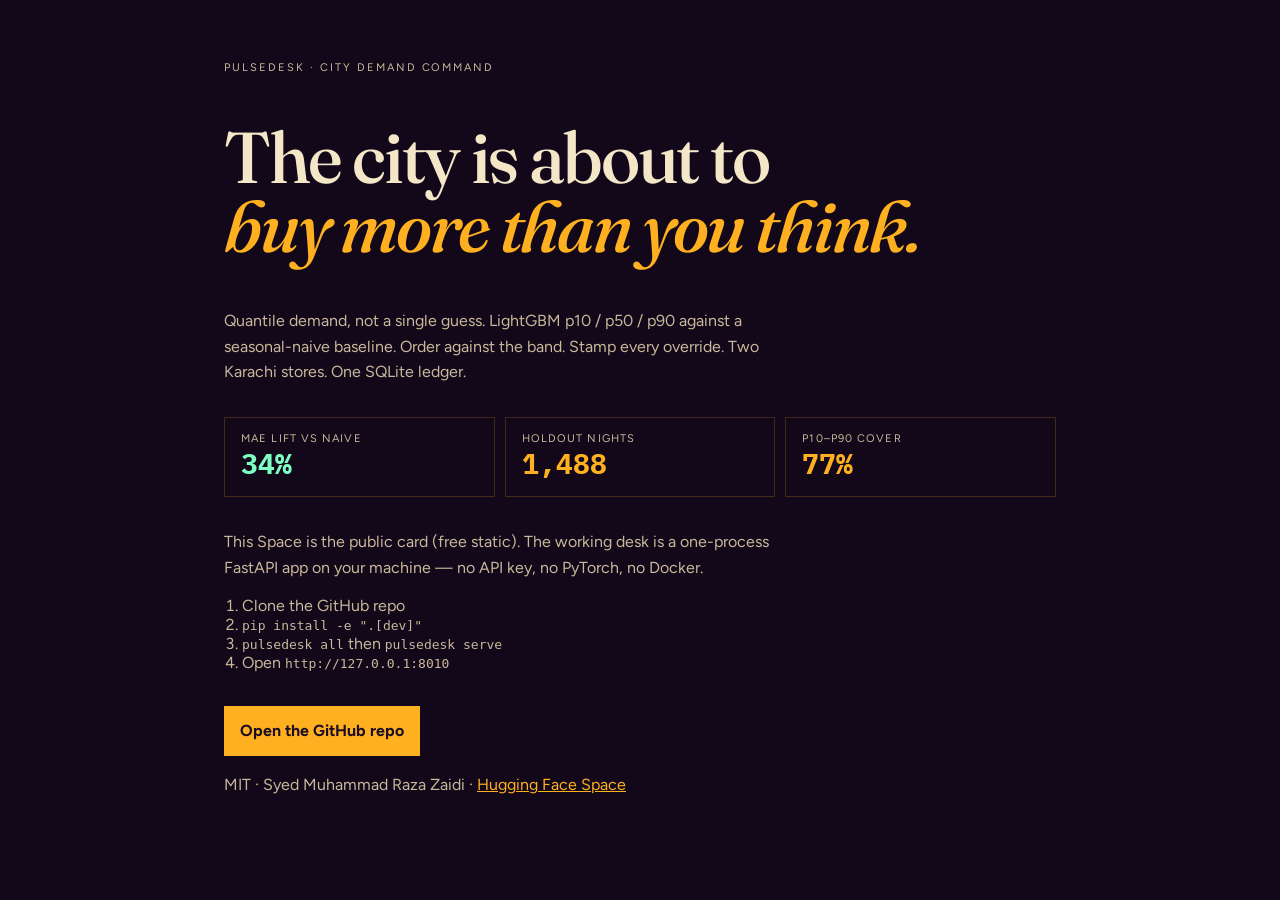
<file: pulsedesk/huggingface-space/index.html>
<!DOCTYPE html>
<html lang="en">
<head>
  <meta charset="utf-8" />
  <meta name="viewport" content="width=device-width, initial-scale=1" />
  <title>PulseDesk — Karachi night ledger</title>
  <link rel="preconnect" href="https://fonts.googleapis.com" />
  <link rel="preconnect" href="https://fonts.gstatic.com" crossorigin />
  <link href="https://fonts.googleapis.com/css2?family=Fraunces:opsz,wght@9..144,500;9..144,700&family=Figtree:wght@400;600&family=IBM+Plex+Mono:wght@400;500&display=swap" rel="stylesheet" />
  <style>
    :root { --night:#12081a; --bone:#f4e7c8; --amber:#ffb020; --mint:#7dffc3; --fog:#c9b89a; }
    * { box-sizing: border-box; }
    body { margin: 0; background: var(--night); color: var(--bone); font-family: Figtree, sans-serif; }
    main { max-width: 880px; margin: 0 auto; padding: 56px 24px 80px; }
    em { color: var(--fog); font-style: normal; letter-spacing: .18em; text-transform: uppercase; font-size: 11px; }
    h1 { font-family: Fraunces, serif; font-weight: 500; font-size: clamp(42px, 8vw, 72px); line-height: .95; letter-spacing: -.03em; }
    h1 span { color: var(--amber); font-style: italic; }
    p { color: var(--fog); line-height: 1.6; max-width: 58ch; }
    .meters { display: grid; grid-template-columns: repeat(3, 1fr); gap: 10px; margin: 32px 0; }
    .meter { border: 1px solid rgba(255,176,32,.2); padding: 14px 16px; }
    .meter span { display: block; font-size: 11px; letter-spacing: .1em; text-transform: uppercase; color: var(--fog); }
    .meter b { font-family: "IBM Plex Mono", monospace; font-size: 28px; color: var(--amber); }
    .meter:first-child b { color: var(--mint); }
    ol { padding-left: 18px; color: var(--fog); }
    a.go { display: inline-block; margin-top: 18px; background: var(--amber); color: #1a0d24; text-decoration: none; padding: 12px 16px; font-weight: 700; }
    a.ghost { color: var(--amber); }
    @media (max-width: 700px) { .meters { grid-template-columns: 1fr; } }
  </style>
</head>
<body>
  <main>
    <em>PulseDesk · city demand command</em>
    <h1>The city is about to<br /><span>buy more than you think.</span></h1>
    <p>Quantile demand, not a single guess. LightGBM p10 / p50 / p90 against a seasonal-naive baseline. Order against the band. Stamp every override. Two Karachi stores. One SQLite ledger.</p>
    <section class="meters">
      <div class="meter"><span>MAE lift vs naive</span><b>34%</b></div>
      <div class="meter"><span>Holdout nights</span><b>1,488</b></div>
      <div class="meter"><span>p10–p90 cover</span><b>77%</b></div>
    </section>
    <p>This Space is the public card (free static). The working desk is a one-process FastAPI app on your machine — no API key, no PyTorch, no Docker.</p>
    <ol>
      <li>Clone the GitHub repo</li>
      <li><code>pip install -e ".[dev]"</code></li>
      <li><code>pulsedesk all</code> then <code>pulsedesk serve</code></li>
      <li>Open <code>http://127.0.0.1:8010</code></li>
    </ol>
    <p><a class="go" id="repo" href="https://github.com/SyedRazaZaidi/pulsedesk">Open the GitHub repo</a></p>
    <p>MIT · Syed Muhammad Raza Zaidi · <a class="ghost" href="https://huggingface.co/spaces">Hugging Face Space</a></p>
  </main>
</body>
</html>
</file>
